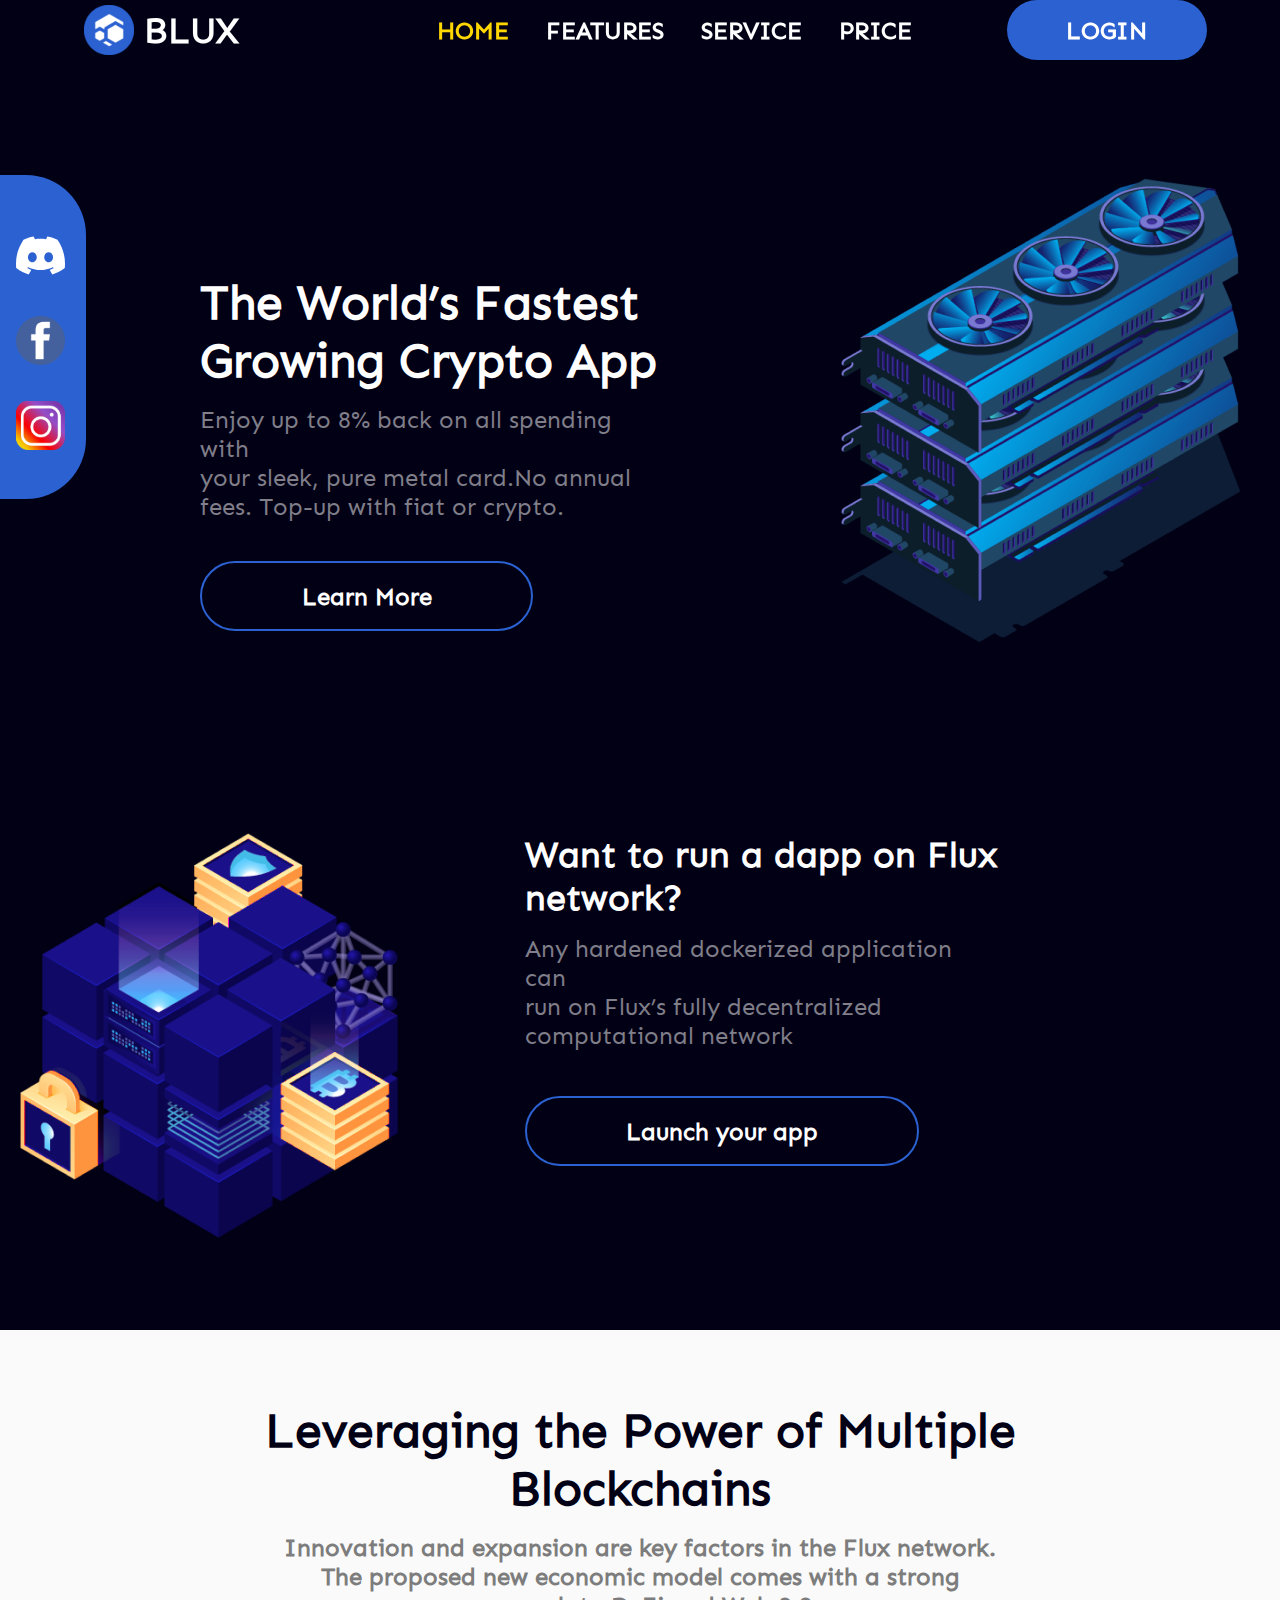
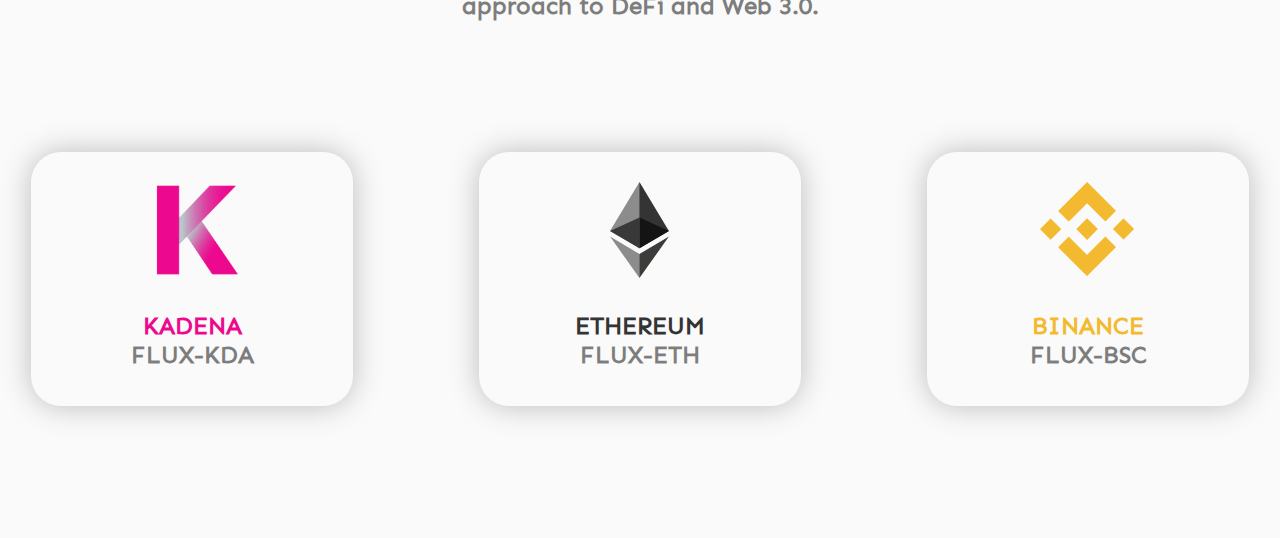
<file: index.html>
<!DOCTYPE html>
<html lang="en">
<head>
    <meta charset="UTF-8">
    <meta http-equiv="X-UA-Compatible" content="IE=edge">
    <meta name="viewport" content="width=device-width, initial-scale=1.0">
    <link rel="stylesheet" href="css/reset.css">
    <link rel="stylesheet" href="css/fonts.css">
    <link rel="stylesheet" href="css/style.css">
    <title>blux.com</title>
</head>
<body>
    <header>
        <div class="container flex">
            <div class="logo_nav flex">
                <a class="flex" href="#">
                    <img src="image/logo.svg" alt="">
                    <h3>BLUX</h3>
                </a>
                <div class="nav flex">
                    <nav>
                        <ul>
                            <li class="flex">
                                <a class="color" href="index.html"><h6>HOME</h6></a>
                                <a href="second.html"><h6>FEATURES</h6></a>
                                <a href="servise.html"><h6>SERVICE</h6></a>
                                <a href="#"><h6>PRICE</h6></a>
                            </li>
                        </ul>
                    </nav>
                    <button>LOGIN</button>
                </div>
                <div class="burger_icon">
                    <img src="image/burger icon.svg" alt="icon">
                </div>
            </div>
        </div>
    </header>
    <!-- homee title -->
    <section>
        <div class="container">
            <div class="social_box">
                <img src="image/discord-icon 1.svg" alt="discord-icon">
                <img src="image/facebook 1.svg" alt="facebook">
                <img src="image/instagram 1.svg" alt="instagram">
            </div>
            <div class="home_title_box">
                <div class="home_article_box">
                    <h1>The World’s Fastest
                        <br>
                         Growing Crypto App
                    </h1>
                    <p>Enjoy up to 8% back on all spending with
                        <br>
                         your sleek, pure metal card.No annual
                         <br>
                         fees. Top-up with fiat or crypto.
                    </p>
                    <button>Learn More</button>
                </div>
                <img src="image/Crypto-home 1.png" alt="Crypto-home">
            </div>
        </div>
    </section>
    <section class="second_title">
        <div class="container">
            <div class="features_box">
                <img src="image/Security 1.png" alt="Security">
                <div class="features_title_box">
                    <h3>Want to run a dapp on Flux
                        <br>
                        network?
                    </h3>
                    <p>Any hardened dockerized application can
                       <br>
                       run on Flux’s fully decentralized
                       <br>
                       computational network
                    </p>
                    <button>Launch your app</button>
                </div>
            </div>
        </div>
    </section>
    <div class="servise_container">
        <div class="servise_article_box">
            <h2>Leveraging the Power of Multiple Blockchains</h2>
            <h6>Innovation and expansion are key factors in the Flux network.
                The proposed new economic model comes with a strong
                <br>
                approach to DeFi and Web 3.0.
            </h6>
        </div>
    </div>
    <section class="service_title">
        <div class="servise_container">
            <div class="servis_container_item">
                <div class="kedana all_item_container">
                    <h6>KADENA</h6>
                    <h6 class="h6_color">FLUX-KDA</h6>
                </div>
                <div class="ethereum all_item_container">
                    <h6>ETHEREUM</h6>
                    <h6 class="h6_color">FLUX-ETH</h6>
                </div>
                <div class="binance all_item_container">
                    <h6>BINANCE</h6>
                    <h6 class="h6_color">FLUX-BSC</h6>
                </div>
            </div>
        </div>
    </section>
    <script src="js/app.js"></script>
   </body>
</html>
</file>
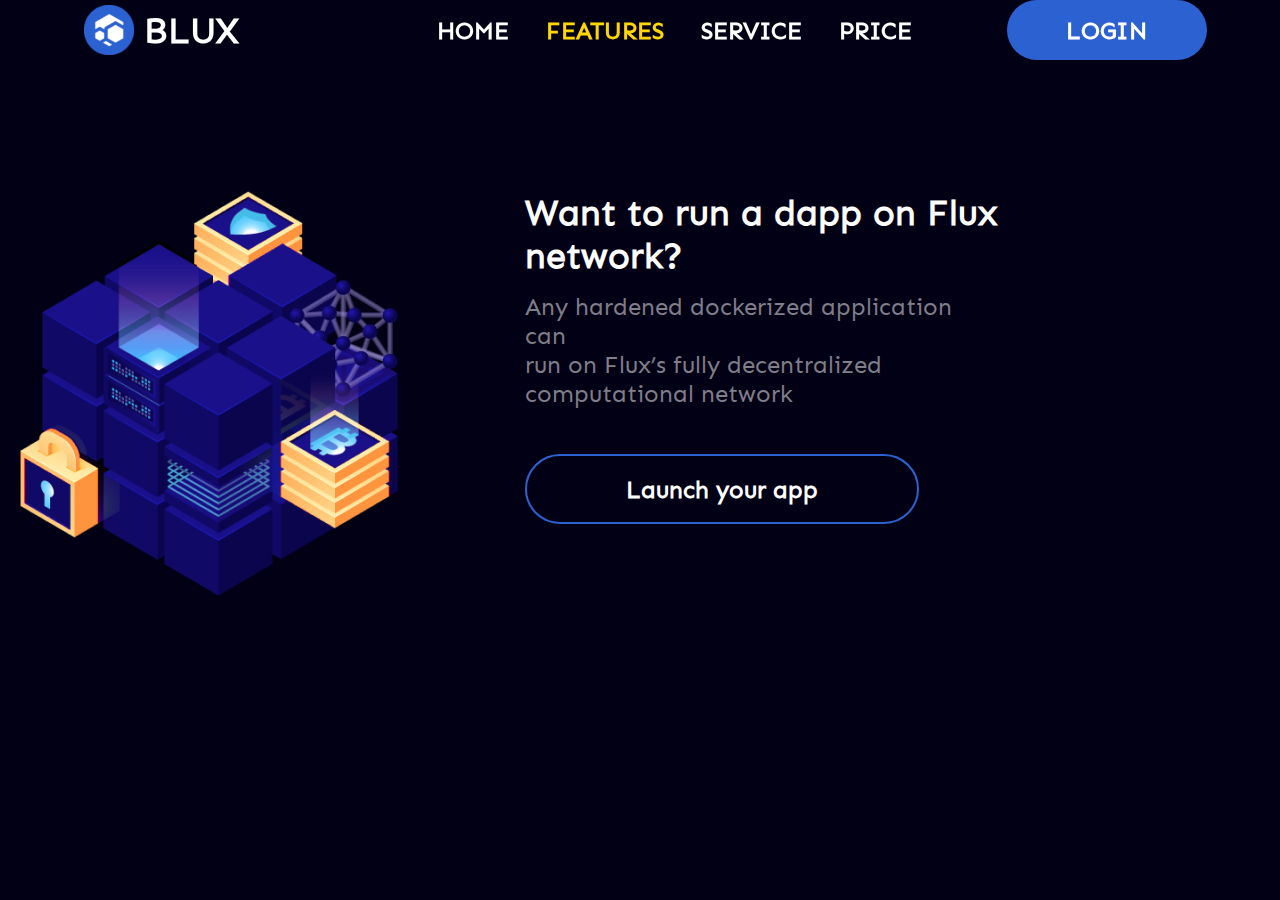
<file: second.html>
<!DOCTYPE html>
<html lang="en">
<head>
    <meta charset="UTF-8">
    <meta http-equiv="X-UA-Compatible" content="IE=edge">
    <meta name="viewport" content="width=device-width, initial-scale=1.0">
    <link rel="stylesheet" href="css/reset.css">
    <link rel="stylesheet" href="css/fonts.css">
    <link rel="stylesheet" href="css/style.css">
    <title>blux.com</title>
</head>
<body>
    <header>
        <div class="container flex">
            <div class="logo_nav flex">
                <a class="flex" href="#">
                    <img src="image/logo.svg" alt="">
                    <h3>BLUX</h3>
                </a>
                <div class="nav flex">
                    <nav>
                        <ul>
                            <li class="flex">
                                <a href="index.html"><h6>HOME</h6></a>
                                <a class="color" href="second.html"><h6>FEATURES</h6></a>
                                <a href="servise.html"><h6>SERVICE</h6></a>
                                <a href="#"><h6>PRICE</h6></a>
                            </li>
                        </ul>
                    </nav>
                    <button>LOGIN</button>
                </div>
                <div class="burger_icon">
                    <img src="image/burger icon.svg" alt="icon">
                </div>
            </div>
        </div>
    </header>
    <section class="second_title">
        <div class="container">
            <div class="features_box">
                <img src="image/Security 1.png" alt="Security">
                <div class="features_title_box">
                    <h3>Want to run a dapp on Flux
                        <br>
                        network?
                    </h3>
                    <p>Any hardened dockerized application can
                       <br>
                       run on Flux’s fully decentralized
                       <br>
                       computational network
                    </p>
                    <button>Launch your app</button>
                </div>
            </div>
        </div>
    </section>
</body>
</html>
</file>
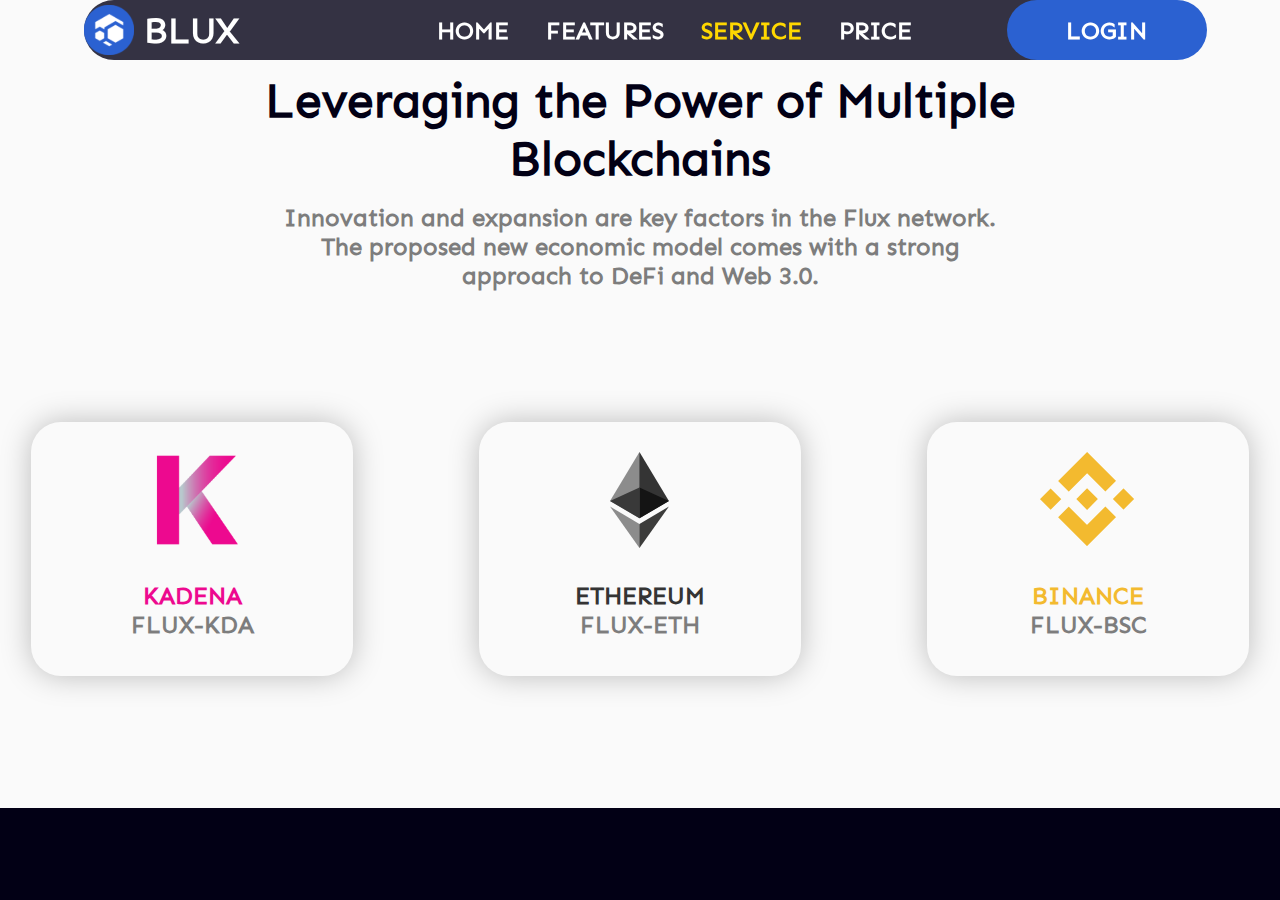
<file: servise.html>
<!DOCTYPE html>
<html lang="en">
<head>
    <meta charset="UTF-8">
    <meta http-equiv="X-UA-Compatible" content="IE=edge">
    <meta name="viewport" content="width=device-width, initial-scale=1.0">
    <link rel="stylesheet" href="css/reset.css">
    <link rel="stylesheet" href="css/fonts.css">
    <link rel="stylesheet" href="css/style.css">
    <title>blux.com</title>
</head>
<body>
    <header>
        <div class="container flex">
            <div class="logo_nav flex">
                <a class="flex" href="#">
                    <img src="image/logo.svg" alt="">
                    <h3>BLUX</h3>
                </a>
                <div class="nav flex">
                    <nav>
                        <ul>
                            <li class="flex">
                                <a href="index.html"><h6>HOME</h6></a>
                                <a href="second.html"><h6>FEATURES</h6></a>
                                <a class="color" href="servise.html"><h6>SERVICE</h6></a>
                                <a href="#"><h6>PRICE</h6></a>
                            </li>
                        </ul>
                    </nav>
                    <button>LOGIN</button>
                </div>
                <div class="burger_icon">
                    <img src="image/burger icon.svg" alt="icon">
                </div>
            </div>
        </div>
    </header>
    <div class="servise_container">
        <div class="servise_article_box">
            <h2>Leveraging the Power of Multiple Blockchains</h2>
            <h6>Innovation and expansion are key factors in the Flux network.
                The proposed new economic model comes with a strong
                <br>
                approach to DeFi and Web 3.0.
            </h6>
        </div>
    </div>
    <section class="service_title">
        <div class="servise_container">
            <div class="servis_container_item">
                <div class="kedana all_item_container">
                    <h6>KADENA</h6>
                    <h6 class="h6_color">FLUX-KDA</h6>
                </div>
                <div class="ethereum all_item_container">
                    <h6>ETHEREUM</h6>
                    <h6 class="h6_color">FLUX-ETH</h6>
                </div>
                <div class="binance all_item_container">
                    <h6>BINANCE</h6>
                    <h6 class="h6_color">FLUX-BSC</h6>
                </div>
            </div>
        </div>
    </section>
</body>
</html>
</file>
<file: css/fonts.css>
@font-face {
    font-family: 'Sen';
    src: url('../fonts/sen/Sen-Bold.eot');
    src: url('../fonts/sen/Sen-Bold.eot?#iefix') format('embedded-opentype'),
        url('../fonts/sen/Sen-Bold.woff2') format('woff2'),
        url('../fonts/sen/Sen-Bold.woff') format('woff'),
        url('../fonts/sen/Sen-Bold.svg') format('svg');
}
@font-face {
    font-family: 'Sen';
    src: url('../fonts/sen/Sen-Regular.eot');
    src: url('../fonts/sen/Sen-Regular.eot?#iefix') format('embedded-opentype'),
        url('../fonts/sen/Sen-Regular.woff2') format('woff2'),
        url('../fonts/sen/Sen-Regular.woff') format('woff'),
        url('../fonts/sen/Sen-Regular.svg') format('svg');
}
</file>
<file: css/style.css>
/* basic class */
h1{
    font-family: 'Sen';
    font-style: normal;
    font-weight: 700;
    font-size: 48px;
    line-height: 58px;
    text-transform: capitalize;
    color: #fff;
}
h2{
    font-family: 'Sen';
    font-style: normal;
    font-weight: 700;
    font-size: 48px;
    line-height: 58px;
}
h3{
    font-family: 'Sen';
    font-style: normal;
    font-weight: 700;
    font-size: 36px;
    line-height: 43px;
}
h6{
    font-family: 'Sen';
    font-style: normal;
    font-weight: 700;
    font-size: 24px;
    line-height: 29px;
}
p{
    font-family: 'Sen';
    font-style: normal;
    font-weight: 400;
    font-size: 24px;
    line-height: 29px;
    color: rgba(255, 255, 255, 0.5);
}
.color{
    color: gold;
}
a{
    color: #fff;
    text-transform: uppercase;
}
.flex{
    display: flex;
    align-items: center;
}
/* home page */
body{
    background: #020015;
}
.container{
    justify-content: center;
    max-width: 1440px;
    background: #020015;
}
.logo_nav{
    position: fixed;
    width: 1113px;
    margin-top: 60px;
    background-color: rgba(2, 0, 21, 0.8);
    border-radius: 80px;
    z-index: 1;
}
.logo_nav a img{
    margin-right: 10px;
}
.nav{
    margin-left: 198px;
}
li a{
    margin-right: 37px;
}
li a:nth-child(4){
    margin-right: 0px;
}
button{
    width: 200px;
    height: 60px;
    margin-left: 95px;
    background: #2B61D1;
    border-radius: 60px;
    border: none;
    cursor: pointer;

    font-family: 'Sen';
    font-style: normal;
    font-weight: 700;
    font-size: 24px;
    line-height: 29px;
    text-align: center;
    color: #FFFFFF;
    text-transform: uppercase;
}
.burger_icon{
    display: none;
}
/* homee title */
section .container{
    max-width: 1240px;
    display: flex;
    margin-top: 175px;
    justify-content: space-between;
    margin-right: 0;
}
.social_box{
    width: 86px;
    height: 324px;
    padding: 56px 0 0 16px;
    background-color: #2B61D1;
    border-radius: 0 60px 60px 0;
}
.social_box img{
    margin-bottom: 33px;
}
.home_title_box{
    display: flex;
    justify-content: space-between;
    width: 1040px;
}
.home_article_box{
    width: 466px;
}
.home_article_box h1{
    margin-top: 99px;
}
.home_article_box p{
    margin-top: 15px;
}
.home_article_box button{
    width: 333px;
    height: 70px;
    margin: 40px 0 0 0;
    background-color: #020015;
    border: 2px solid #2B61D1;
    border-radius: 60px;
    text-transform: capitalize;
}
.home_article_box button:hover {
    background-color: #2B61D1;
}
/* second section */
.second_title .container{
    display: flex;
    margin: 191px auto 92px auto;    
}
.features_box{
    width: 978px;
    display: flex;
    justify-content: space-between;
}
.features_title_box{
    width: 473px;
}
.features_title_box h3{
    color: #fff;
}
.features_title_box p{
    margin-top: 15px;
    color: rgba(255, 255, 255, 0.5);
}
.features_title_box button{
    width: 394px;
    height: 70px;
    margin: 46px 0 0 0;
    background-color: #020015;
    border: 2px solid #2B61D1;
    border-radius: 60px;
    text-transform: none;
}
/* servise */
.servise_container{
    max-width: 1440px;
    padding: 72px 0 132px 0;
    background: #FAFAFA;
}
.servise_article_box{
    width: 755px;
    margin: 0 auto;
    text-align: center;
}
.servise_article_box h2{
    color: #020015;
    margin-bottom: 15px;
}
.servise_article_box h6{
    color: #7D7D7D;
}
.service_title .servise_container{
    display: flex;
    justify-content: space-between;
    padding: 0;
}
.servis_container_item{
    width: 1218px;
    display: flex;
    justify-content: space-between;
    margin: 0 auto;
    padding-bottom: 132px;
}
.all_item_container{
    width: 322px;
    height: 254px;
    background: #FAFAFA;
    box-shadow: 0px 0px 30px rgba(0, 0, 0, 0.25);
    border-radius: 30px;
    text-align: center;
}
.servis_container_item .kedana{
    background: url(../image/KADENA\ 1.png);
    background-repeat: no-repeat;
    background-position: top;
    background-position-y: 22px;
}
.kedana h6{
    margin-top: 159px;
    color: #ED098F;
    text-transform: uppercase;
}
.servis_container_item .ethereum{
    background: url(../image/kadena\ 2.png);
    background-repeat: no-repeat;
    background-position: top;
    background-position-y: 22px;
}
.ethereum h6{
    margin-top: 159px;
    color: #343434;
    text-transform: uppercase;
}
.servis_container_item .binance{
    background: url(../image/binace.png);
    background-repeat: no-repeat;
    background-position: top;
    background-position-y: 22px;
}
.binance h6{
    margin-top: 159px;
    color: #F3BA2F;
    text-transform: uppercase;
}
.kedana .h6_color{
    margin-top: 0;
    color: rgba(0, 0, 0, 0.5);
}
.ethereum .h6_color{
    margin-top: 0;
    color: rgba(0, 0, 0, 0.5);
}
.binance .h6_color{
    margin-top: 0;
    color: rgba(0, 0, 0, 0.5);
}
/* responsive design */
@media (max-width: 1155px) {
    /* header */
    .nav{
        display: none;
    }
    .burger_icon{
        display: block;
    }
    .logo_nav{
        width: 95%;
        padding-right: 10px;
        margin-top: 50px;
        justify-content: space-between;
    }
} 
@media (max-width: 1024px) {
    section .container{
        align-items: center;
        margin-top: 136px;
    }
    .home_title_box{
        align-items: center;
    }
    .home_title_box img{
        display: none;
    }
    .home_article_box{
        width: 464px;
        height: 506px;
        margin: 0 auto;
        padding-bottom: 93px;
        text-align: center;

        background: url(../image/Crypto-home\ 2.png);
        background-repeat: no-repeat;
        background-position: top;
    }
    .home_article_box button{
        width: 204px;
        font-size: 24px;
        line-height: 29px;
        background-color: rgb(2, 0, 21, 0.1);
    }
    .second_title .container{
        width: 500px;
        margin-top: 163px;
        padding: 45px 0 56px 0;
        background: url(../image/Security\ 2.png);
        background-repeat: no-repeat;
        background-position: top;
        text-align: center;
    }
    .features_box img{
        display: none;
    }
    .features_box button{
        width: 275px;
        font-size: 24px;
        line-height: 29px;
        background-color: rgb(2, 0, 21, 0.1);
    }
    .servise_container{
        padding: 54px 0 119px 0;
    }
    .servise_article_box{
        width: 477px;
    }
    .servise_article_box h2{
        font-size: 36px;
        line-height: 43px;
    }
     .servis_container_item{
        flex-wrap: wrap;
        width: 410px;
        justify-content: center;
    }
    .servis_container_item .ethereum{
        margin: 105px 0;
    }
} 
@media (max-width: 528px) {
    .logo_nav{
        width: 95%;
    }
    .social_box{
        display: none;
    }
    section .container{
        margin-top: 188px;
    }
    .home_title_box{
        max-width: 291px;
        margin: 0 auto;
    }
    .home_article_box{
        background: url(../image/Crypto-home\ 2\ smoll.png);
        background-repeat: no-repeat;
        background-position: top;
    }
    .home_article_box h1{
        margin-top: 0;
        margin-bottom: 25px;

        font-size: 36px;
        line-height: 43px;
    }
    .home_article_box p{
        margin-bottom: 34px;

        font-size: 18px;
        line-height: 22px;
    }
    .home_article_box button{
        margin-top: 0;
    }
    .second_title .container{
        width: 300px;
        padding: 0;
        margin-top: 205px;

        background: url(../image/Security\ 2\ smoll.png);
        background-repeat: no-repeat;
        background-position: top;
    }
    .features_title_box{
        width: 273px;
        margin: 0 auto;
        text-align: center;
    }
    br{
        display: none;
    }
    .features_title_box p{
        width: 239px;
        margin: 20px 0 30px 0;

        font-size: 18px;
        line-height: 22px;
    }
    .features_title_box button{
        margin-top: 0;
    }
    .servise_container{
        padding: 50px 0 59px 0;
    }
    .servise_article_box{
        width: 296px;
    }
    .all_item_container{
        width: 242px;
    }
}
</file>
